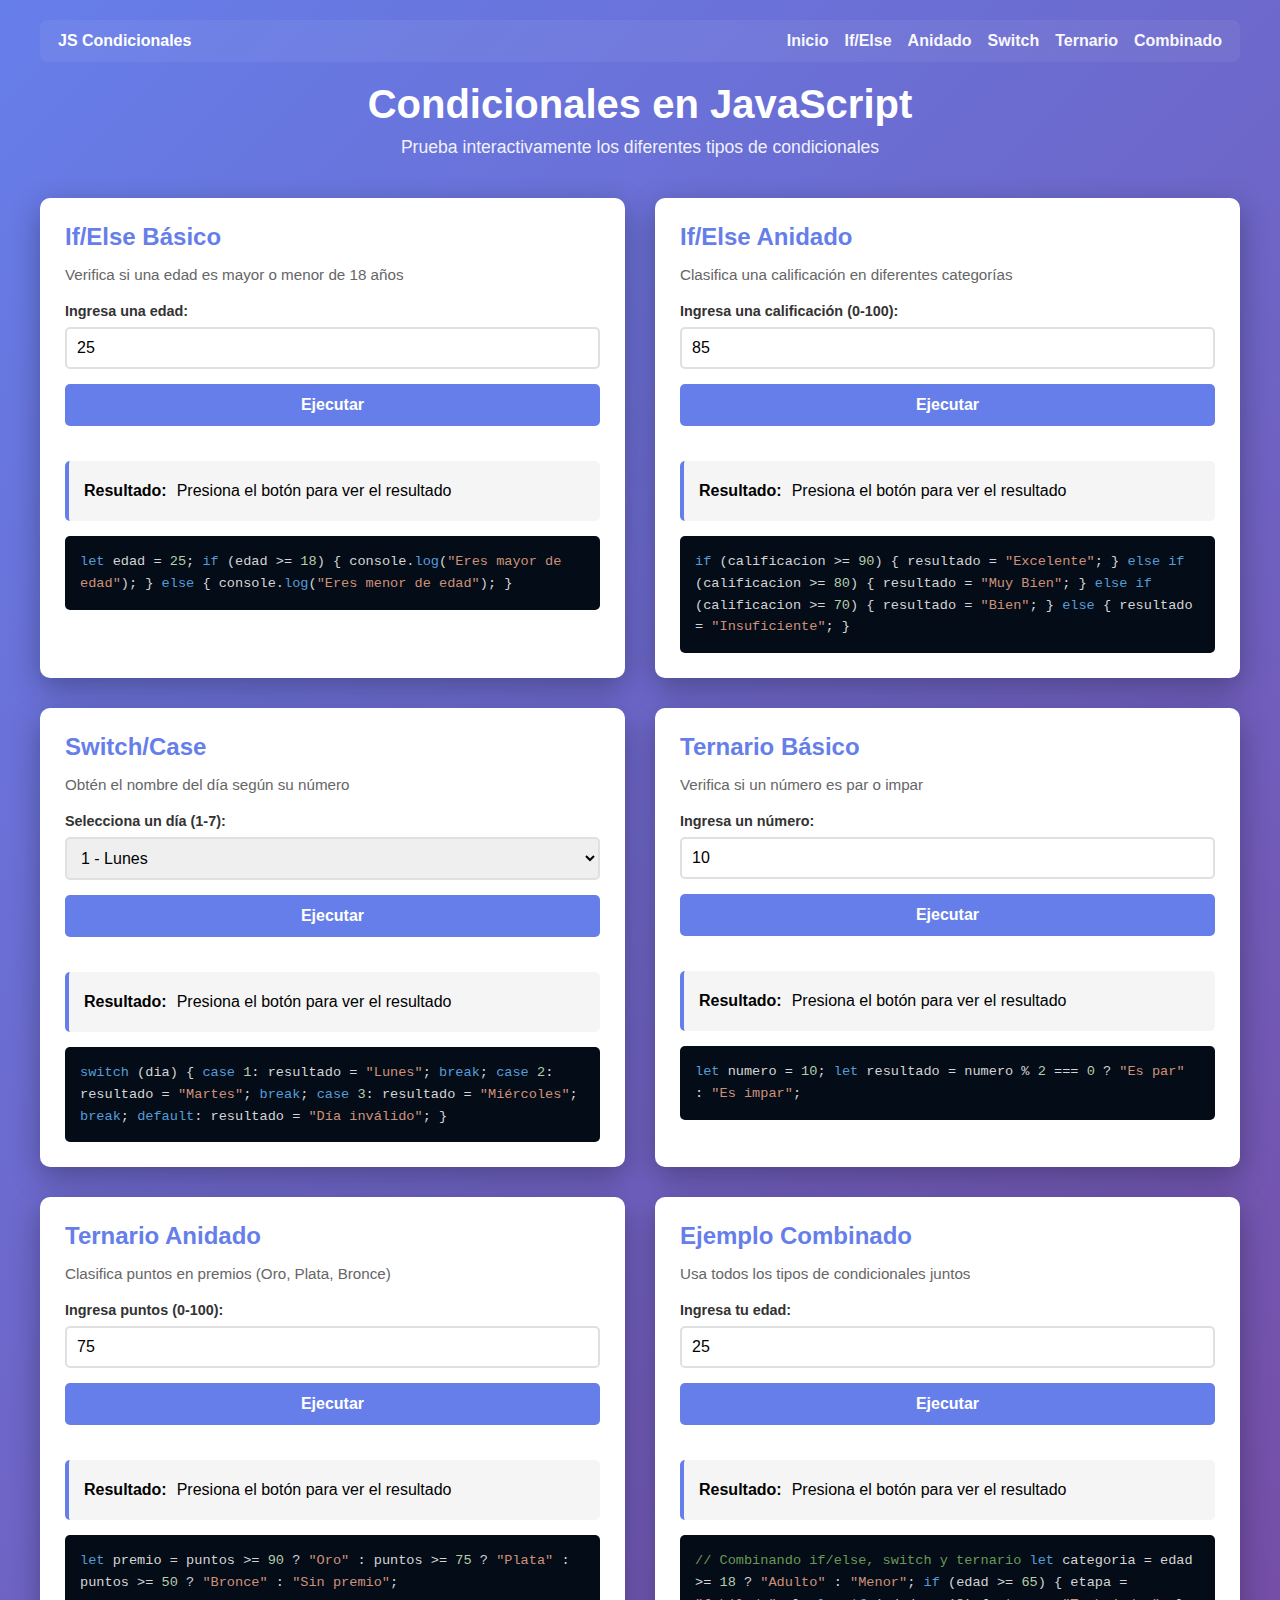
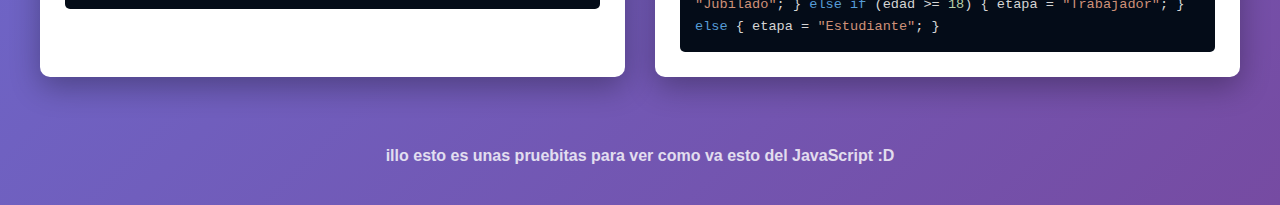
<file: capeta nueva/index.html>
<!DOCTYPE html>
<html lang="es">
<head>
    <meta charset="UTF-8">
    <meta name="viewport" content="width=device-width, initial-scale=1.0">
    <title>Condicionales en JavaScript - Interactivo</title>
    <link rel="stylesheet" href="styles.css">
</head>
<body>
    <div class="container">
        <nav class="site-nav" role="navigation" aria-label="Principal">
            <div class="nav-brand">JS Condicionales</div>
            <button class="nav-toggle" aria-expanded="false" aria-label="Abrir menú">
                <span class="burger"></span>
            </button>
            <ul class="nav-links">
                <li><a href="#">Inicio</a></li>
                <li><a href="#">If/Else</a></li>
                <li><a href="#">Anidado</a></li>
                <li><a href="#">Switch</a></li>
                <li><a href="#">Ternario</a></li>
                <li><a href="#">Combinado</a></li>
            </ul>
        </nav>
        <header>
            <h1>Condicionales en JavaScript</h1>
            <p>Prueba interactivamente los diferentes tipos de condicionales</p>
        </header>

        <div class="condicionales-grid">
            <!-- IF/ELSE BÁSICO -->
            <div class="card">
                <h2>If/Else Básico</h2>
                <p>Verifica si una edad es mayor o menor de 18 años</p>
                
                <div class="input-group">
                    <label for="edad">Ingresa una edad:</label>
                    <input type="number" id="edad" placeholder="Ej: 25" value="25">
                </div>

                <button onclick="ejecutarIfElseBasico()">Ejecutar</button>

                <div class="result-box" id="resultIfElseBasico">
                    <span class="result-label">Resultado:</span>
                    <span id="resultIfElseBasicoText">Presiona el botón para ver el resultado</span>
                </div>

                <div class="code-section">
<span class="keyword">let</span> edad = <span class="number">25</span>;
<span class="keyword">if</span> (edad >= <span class="number">18</span>) {
  console.<span class="keyword">log</span>(<span class="string">"Eres mayor de edad"</span>);
} <span class="keyword">else</span> {
  console.<span class="keyword">log</span>(<span class="string">"Eres menor de edad"</span>);
}
                </div>
            </div>

            <!-- IF/ELSE ANIDADO -->
            <div class="card">
                <h2>If/Else Anidado</h2>
                <p>Clasifica una calificación en diferentes categorías</p>
                
                <div class="input-group">
                    <label for="calificacion">Ingresa una calificación (0-100):</label>
                    <input type="number" id="calificacion" placeholder="Ej: 85" value="85" min="0" max="100">
                </div>

                <button onclick="ejecutarIfElseAnidado()">Ejecutar</button>

                <div class="result-box" id="resultIfElseAnidado">
                    <span class="result-label">Resultado:</span>
                    <span id="resultIfElseAnidadoText">Presiona el botón para ver el resultado</span>
                </div>

                <div class="code-section">
<span class="keyword">if</span> (calificacion >= <span class="number">90</span>) {
  resultado = <span class="string">"Excelente"</span>;
} <span class="keyword">else if</span> (calificacion >= <span class="number">80</span>) {
  resultado = <span class="string">"Muy Bien"</span>;
} <span class="keyword">else if</span> (calificacion >= <span class="number">70</span>) {
  resultado = <span class="string">"Bien"</span>;
} <span class="keyword">else</span> {
  resultado = <span class="string">"Insuficiente"</span>;
}
                </div>
            </div>

            <!-- SWITCH/CASE -->
            <div class="card">
                <h2>Switch/Case</h2>
                <p>Obtén el nombre del día según su número</p>
                
                <div class="input-group">
                    <label for="numeroDia">Selecciona un día (1-7):</label>
                    <select id="numeroDia">
                        <option value="1">1 - Lunes</option>
                        <option value="2">2 - Martes</option>
                        <option value="3">3 - Miércoles</option>
                        <option value="4">4 - Jueves</option>
                        <option value="5">5 - Viernes</option>
                        <option value="6">6 - Sábado</option>
                        <option value="7">7 - Domingo</option>
                    </select>
                </div>

                <button onclick="ejecutarSwitch()">Ejecutar</button>

                <div class="result-box" id="resultSwitch">
                    <span class="result-label">Resultado:</span>
                    <span id="resultSwitchText">Presiona el botón para ver el resultado</span>
                </div>

                <div class="code-section">
<span class="keyword">switch</span> (dia) {
  <span class="keyword">case</span> <span class="number">1</span>: resultado = <span class="string">"Lunes"</span>; <span class="keyword">break</span>;
  <span class="keyword">case</span> <span class="number">2</span>: resultado = <span class="string">"Martes"</span>; <span class="keyword">break</span>;
  <span class="keyword">case</span> <span class="number">3</span>: resultado = <span class="string">"Miércoles"</span>; <span class="keyword">break</span>;
  <span class="keyword">default</span>: resultado = <span class="string">"Día inválido"</span>;
}
                </div>
            </div>

            <!-- TERNARIO BÁSICO -->
            <div class="card">
                <h2>Ternario Básico</h2>
                <p>Verifica si un número es par o impar</p>
                
                <div class="input-group">
                    <label for="numero">Ingresa un número:</label>
                    <input type="number" id="numero" placeholder="Ej: 10" value="10">
                </div>

                <button onclick="ejecutarTernarioBasico()">Ejecutar</button>

                <div class="result-box" id="resultTernarioBasico">
                    <span class="result-label">Resultado:</span>
                    <span id="resultTernarioBasicoText">Presiona el botón para ver el resultado</span>
                </div>

                <div class="code-section">
<span class="keyword">let</span> numero = <span class="number">10</span>;
<span class="keyword">let</span> resultado = numero % <span class="number">2</span> === <span class="number">0</span> ? 
  <span class="string">"Es par"</span> : <span class="string">"Es impar"</span>;
                </div>
            </div>

            <!-- TERNARIO ANIDADO -->
            <div class="card">
                <h2>Ternario Anidado</h2>
                <p>Clasifica puntos en premios (Oro, Plata, Bronce)</p>
                
                <div class="input-group">
                    <label for="puntos">Ingresa puntos (0-100):</label>
                    <input type="number" id="puntos" placeholder="Ej: 75" value="75" min="0" max="100">
                </div>

                <button onclick="ejecutarTernarioAnidado()">Ejecutar</button>

                <div class="result-box" id="resultTernarioAnidado">
                    <span class="result-label">Resultado:</span>
                    <span id="resultTernarioAnidadoText">Presiona el botón para ver el resultado</span>
                </div>

                <div class="code-section">
<span class="keyword">let</span> premio = puntos >= <span class="number">90</span> ? <span class="string">"Oro"</span> :
              puntos >= <span class="number">75</span> ? <span class="string">"Plata"</span> :
              puntos >= <span class="number">50</span> ? <span class="string">"Bronce"</span> :
              <span class="string">"Sin premio"</span>;
                </div>
            </div>

            <!-- COMBINADO: TODOS LOS CONDICIONALES -->
            <div class="card">
                <h2>Ejemplo Combinado</h2>
                <p>Usa todos los tipos de condicionales juntos</p>
                
                <div class="input-group">
                    <label for="edadCombinada">Ingresa tu edad:</label>
                    <input type="number" id="edadCombinada" placeholder="Ej: 25" value="25">
                </div>

                <button onclick="ejecutarCombinado()">Ejecutar</button>

                <div class="result-box" id="resultCombinado">
                    <span class="result-label">Resultado:</span>
                    <span id="resultCombinnadoText">Presiona el botón para ver el resultado</span>
                </div>

                <div class="code-section">
<span class="comment">// Combinando if/else, switch y ternario</span>
<span class="keyword">let</span> categoria = edad >= <span class="number">18</span> ? <span class="string">"Adulto"</span> : <span class="string">"Menor"</span>;
<span class="keyword">if</span> (edad >= <span class="number">65</span>) {
  etapa = <span class="string">"Jubilado"</span>;
} <span class="keyword">else if</span> (edad >= <span class="number">18</span>) {
  etapa = <span class="string">"Trabajador"</span>;
} <span class="keyword">else</span> {
  etapa = <span class="string">"Estudiante"</span>;
}
                </div>
            </div>
        </div>

        <footer>
            <p><strong>illo esto es unas pruebitas para ver como va esto del JavaScript :D</strong></p>
        </footer>
    </div>

    <script src="main.js"></script>
</body>
</html>
</file>
<file: capeta nueva/styles.css>
* {
    margin: 0;
    padding: 0;
    box-sizing: border-box;
}

body {
    font-family: 'Segoe UI', Tahoma, Geneva, Verdana, sans-serif;
    background: linear-gradient(135deg, #667eea 0%, #764ba2 100%);
    min-height: 100vh;
    padding: 20px;
}

.container {
    max-width: 1200px;
    margin: 0 auto;
}

/* HEADER */

header {
    text-align: center;
    color: white;
    margin-bottom: 40px;
}

/* NAVIGATION */
.site-nav {
    display: flex;
    align-items: center;
    justify-content: space-between;
    gap: 20px;
    padding: 12px 18px;
    background: rgba(255,255,255,0.06);
    border-radius: 8px;
    color: white;
    margin-bottom: 20px;
}

.nav-brand {
    font-weight: 700;
    color: white;
}

.nav-links {
    list-style: none;
    display: flex;
    gap: 16px;
}

.nav-links a {
    color: white;
    text-decoration: none;
    font-weight: 600;
    opacity: 0.95;
}

.nav-toggle {
    display: none;
    background: transparent;
    border: none;
    cursor: pointer;
    padding: 6px;
}

.nav-toggle .burger {
    display: block;
    width: 22px;
    height: 2px;
    background: white;
    position: relative;
}

.nav-toggle .burger::before,
.nav-toggle .burger::after {
    content: '';
    position: absolute;
    left: 0;
    width: 22px;
    height: 2px;
    background: white;
}

.nav-toggle .burger::before { top: -6px; }
.nav-toggle .burger::after { top: 6px; }

/* version movil*/

@media (max-width: 768px) {
    .nav-links {
        position: absolute;
        right: 18px;
        top: 64px;
        background: rgba(255,255,255,0.06);
        flex-direction: column;
        gap: 0;
        border-radius: 8px;
        overflow: hidden;
        display: none;
        min-width: 160px;
        box-shadow: 0 8px 20px rgba(0,0,0,0.3);
    }

    .nav-links.open {
        display: flex;
    }

    .nav-links li {
        border-bottom: 1px solid rgba(255,255,255,0.04);
    }

    .nav-links a {
        display: block;
        padding: 12px 16px;
    }

    .nav-toggle {
        display: block;
    }
}

header h1 {
    font-size: 2.5em;
    margin-bottom: 10px;
}

header p {
    font-size: 1.1em;
    opacity: 0.9;
}

/* GRID DE CONDICIONALES */

.condicionales-grid {
    display: grid;
    grid-template-columns: repeat(auto-fit, minmax(500px, 1fr));
    gap: 30px;
    margin-bottom: 40px;
}

/* TARJEETAS */

.card {
    background: white;
    border-radius: 10px;
    padding: 25px;
    box-shadow: 0 10px 30px rgba(0, 0, 0, 0.3);
    transition: transform 0.3s ease, box-shadow 0.3s ease;
}

.card:hover {
    transform: translateY(-5px);
    box-shadow: 0 15px 40px rgba(0, 0, 0, 0.4);
}

.card h2 {
    color: #667eea;
    margin-bottom: 15px;
    font-size: 1.5em;
}

.card p {
    color: #666;
    margin-bottom: 20px;
    font-size: 0.95em;
}

/* GRUPOS DE ENTRADA */

.input-group {
    margin-bottom: 15px;
}

.input-group label {
    display: block;
    margin-bottom: 8px;
    color: #333;
    font-weight: 600;
    font-size: 0.9em;
}

.input-group input,
.input-group select {
    width: 100%;
    padding: 10px;
    border: 2px solid #e0e0e0;
    border-radius: 5px;
    font-size: 1em;
    transition: border-color 0.3s ease;
}

.input-group input:focus,
.input-group select:focus {
    outline: none;
    border-color: #667eea;
}

/* BOTONES */

button {
    width: 100%;
    padding: 12px;
    background: #667eea;
    color: white;
    border: none;
    border-radius: 5px;
    font-size: 1em;
    font-weight: 600;
    cursor: pointer;
    transition: background 0.3s ease;
    margin-bottom: 20px;
}

button:hover {
    background: #764ba2;
}

button:active {
    transform: scale(0.98);
}

/* CAJAS DE RESULTADO */

.result-box {
    background: #f5f5f5;
    border-left: 4px solid #667eea;
    padding: 15px;
    border-radius: 5px;
    margin-top: 15px;
    min-height: 60px;
    display: flex;
    align-items: center;
}

.result-box.success {
    background: #e8f5e9;
    border-left-color: #4caf50;
    color: #2e7d32;
}

.result-box.warning {
    background: #fff3e0;
    border-left-color: #ff9800;
    color: #e65100;
}

.result-box.error {
    background: #ffebee;
    border-left-color: #f44336;
    color: #c62828;
}

.result-label {
    font-weight: 600;
    margin-right: 10px;
}

/* SECCIÓN DE CÓDIGO */

.code-section {
    background: #040c18;
    color: #d4d4d4;
    padding: 15px;
    border-radius: 5px;
    margin-top: 15px;
    font-family: 'Courier New', monospace;
    font-size: 0.85em;
    overflow-x: auto;
    line-height: 1.6;
}

.code-section .keyword {
    color: #569cd6;
}

.code-section .string {
    color: #ce9178;
}

.code-section .number {
    color: #b5cea8;
}

.code-section .comment {
    color: #6a9955;
}

/* FOOTER */

footer {
    text-align: center;
    color: white;
    margin-top: 50px;
    padding: 20px;
    opacity: 0.8;
}

/*  RESPONSIVE */

@media (max-width: 768px) {
    .condicionales-grid {
        grid-template-columns: 1fr;
    }

    header h1 {
        font-size: 1.8em;
    }

    button {
        width: 100%;
    }
}
</file>
